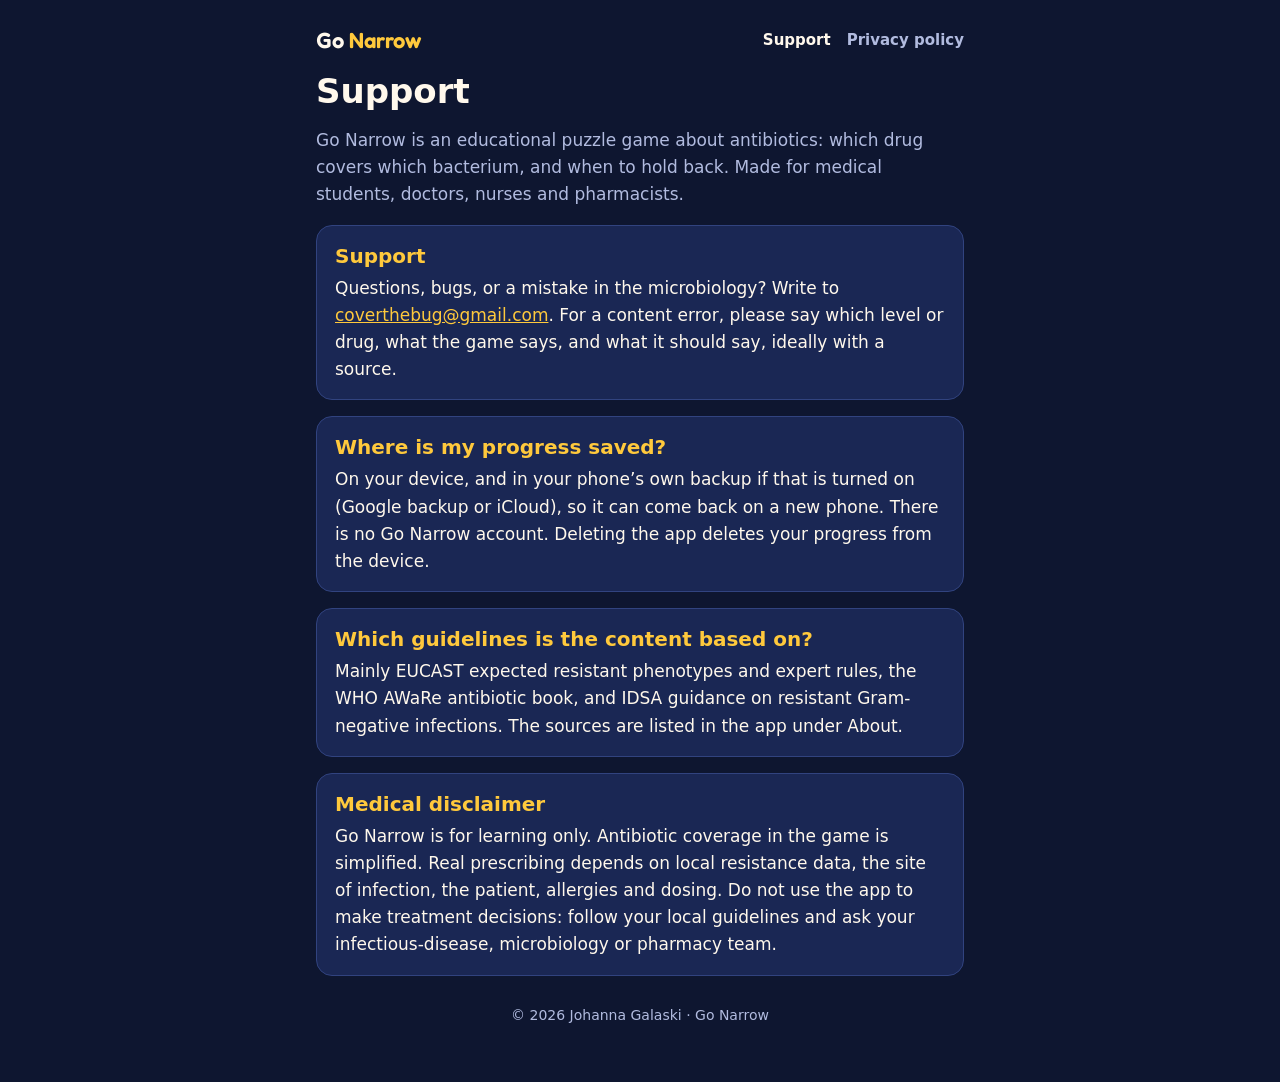
<file: index.html>
<!doctype html>
<html lang="en">
<head>
<meta charset="utf-8">
<meta name="viewport" content="width=device-width, initial-scale=1">
<title>Go Narrow</title>
<meta http-equiv="refresh" content="0; url=go-narrow/">
<link rel="canonical" href="https://abxatlas.github.io/go-narrow/">
<style>body{margin:0;background:#0e1630;color:#fff8ec;font:16px/1.5 system-ui,sans-serif;padding:24px}a{color:#ffc93c}</style>
</head>
<body>
<p><a href="go-narrow/">Go Narrow</a></p>
</body>
</html>
</file>
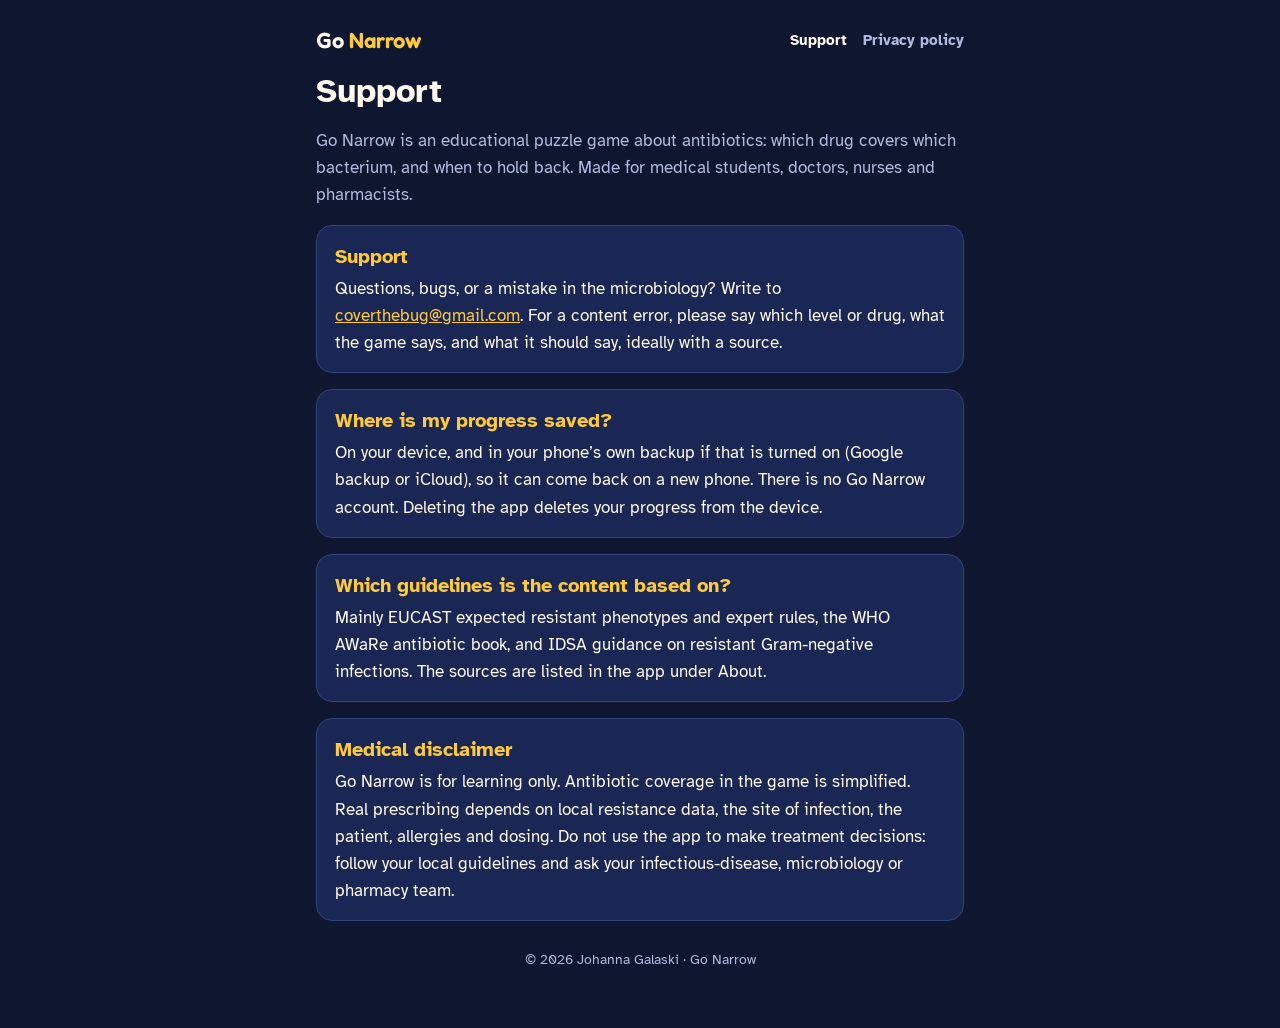
<file: go-narrow/index.html>
<!doctype html>
<html lang="en">
<head>
<meta charset="utf-8">
<meta name="theme-color" content="#0e1630">
<meta name="viewport" content="width=device-width,initial-scale=1">
<title>Go Narrow Support</title>
<meta name="description" content="Support, privacy policy and medical disclaimer for the Go Narrow antibiotics learning game.">
<link rel="stylesheet" href="style.css">
</head>
<body>
<main>

<header><a class="mark" href="index.html">Go <span>Narrow</span></a><nav><a href="index.html" aria-current="page">Support</a><a href="privacy.html">Privacy policy</a></nav></header>
<h1>Support</h1>
<p class="lede">Go Narrow is an educational puzzle game about antibiotics: which drug covers which bacterium, and when to hold back. Made for medical students, doctors, nurses and pharmacists.</p>

<section>
<h2>Support</h2>
<p>Questions, bugs, or a mistake in the microbiology? Write to <a href="mailto:coverthebug@gmail.com">coverthebug@gmail.com</a>. For a content error, please say which level or drug, what the game says, and what it should say, ideally with a source.</p>
</section>
<section>
<h2>Where is my progress saved?</h2>
<p>On your device, and in your phone’s own backup if that is turned on (Google backup or iCloud), so it can come back on a new phone. There is no Go Narrow account. Deleting the app deletes your progress from the device.</p>
</section>
<section>
<h2>Which guidelines is the content based on?</h2>
<p>Mainly EUCAST expected resistant phenotypes and expert rules, the WHO AWaRe antibiotic book, and IDSA guidance on resistant Gram-negative infections. The sources are listed in the app under About.</p>
</section>
<section>
<h2 id="disclaimer">Medical disclaimer</h2>
<p>Go Narrow is for learning only. Antibiotic coverage in the game is simplified. Real prescribing depends on local resistance data, the site of infection, the patient, allergies and dosing. Do not use the app to make treatment decisions: follow your local guidelines and ask your infectious-disease, microbiology or pharmacy team.</p>
</section>
<footer>© 2026 Johanna Galaski · Go Narrow</footer>
</main>
</body>
</html>
</file>
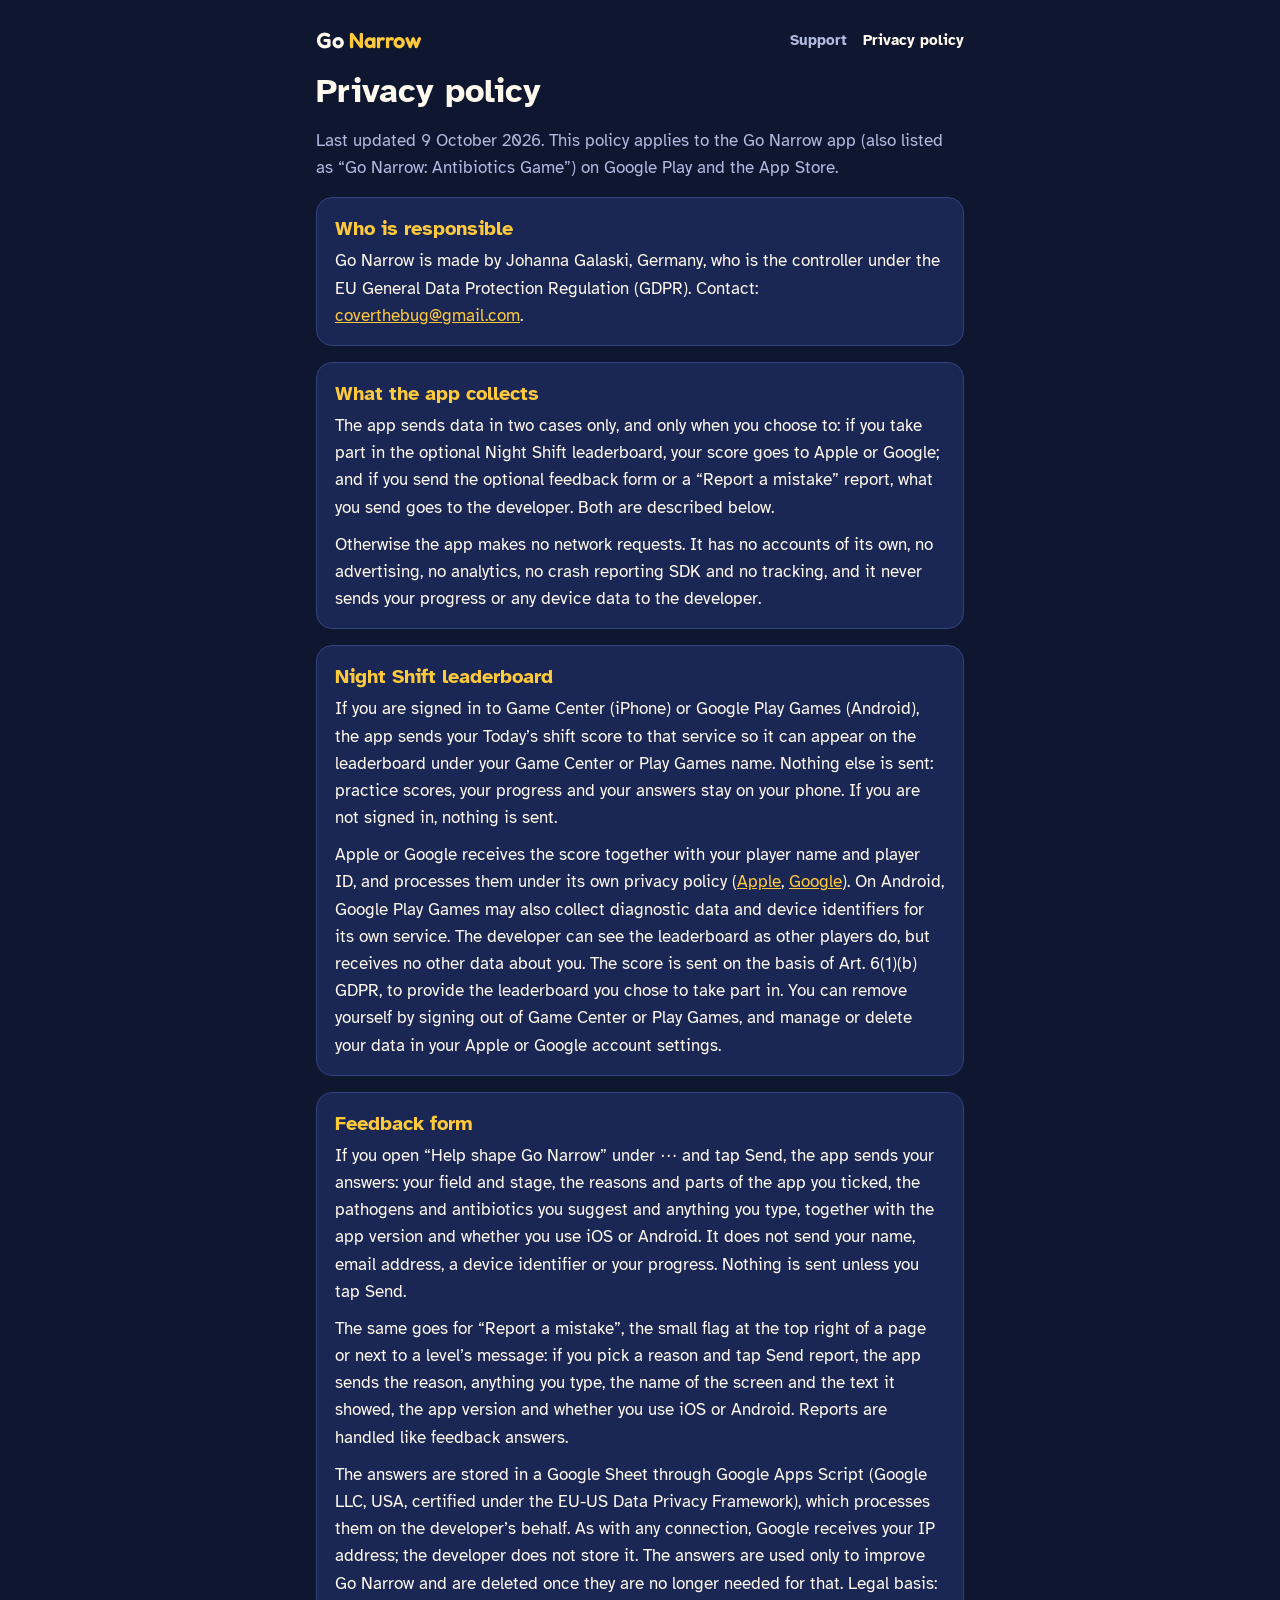
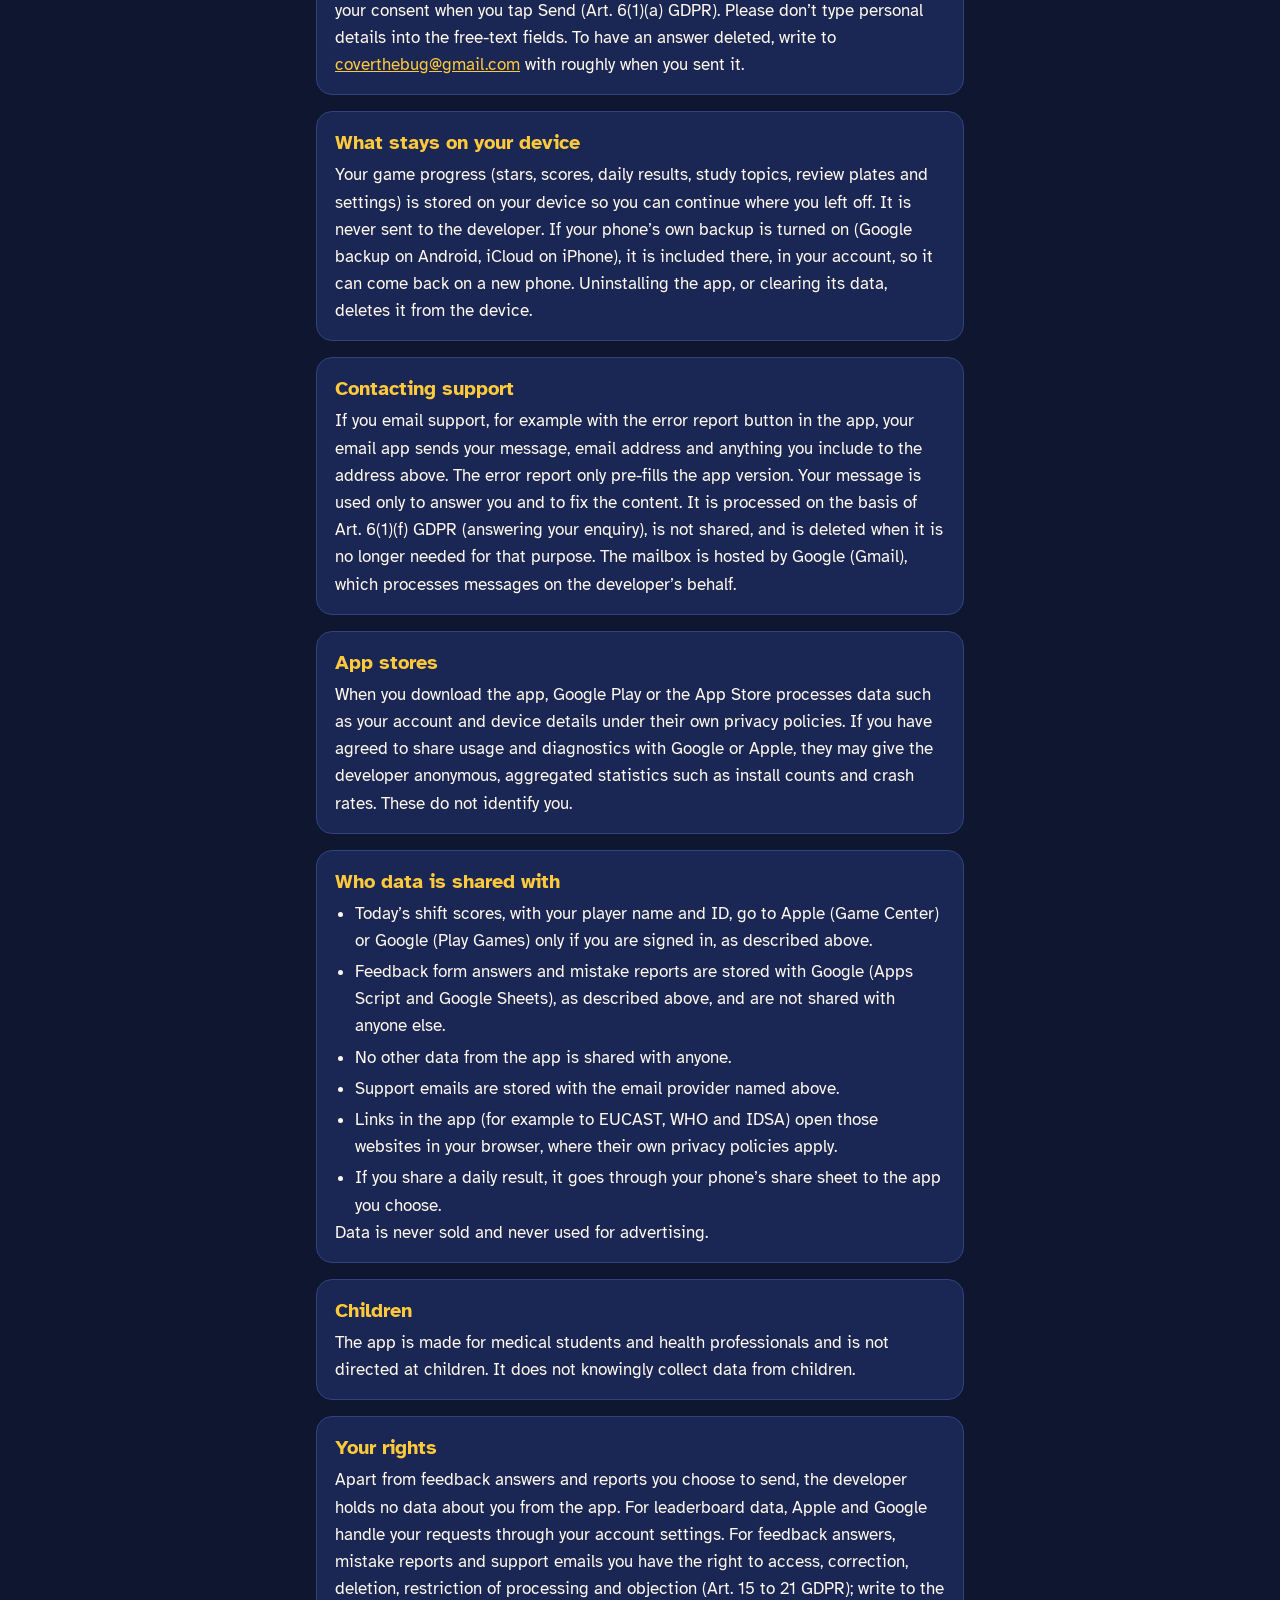
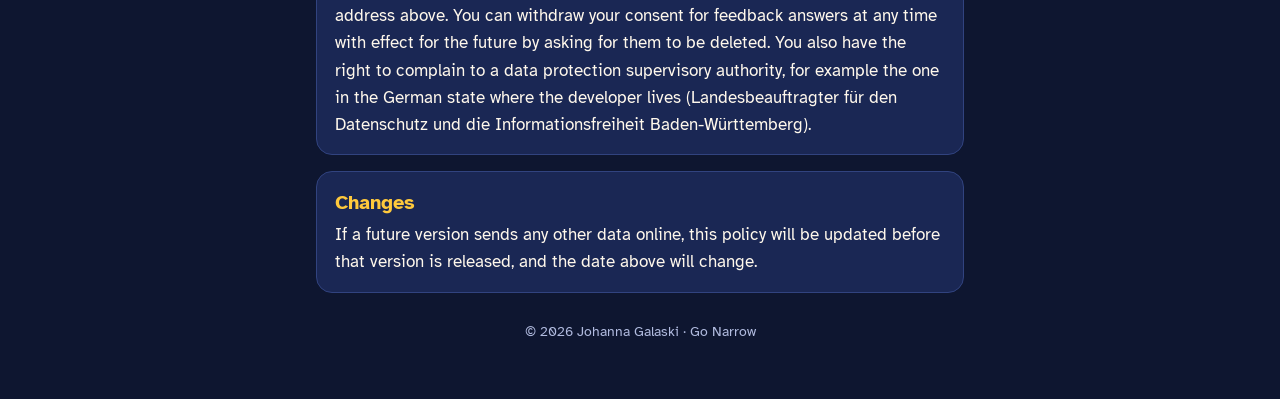
<file: go-narrow/privacy.html>
<!doctype html>
<html lang="en">
<head>
<meta charset="utf-8">
<meta name="theme-color" content="#0e1630">
<meta name="viewport" content="width=device-width,initial-scale=1">
<title>Go Narrow Privacy Policy</title>
<meta name="description" content="Privacy policy for the Go Narrow antibiotics learning game for Android and iOS.">
<link rel="stylesheet" href="style.css">
</head>
<body>
<main>
<header><a class="mark" href="index.html">Go <span>Narrow</span></a><nav><a href="index.html">Support</a><a href="privacy.html" aria-current="page">Privacy policy</a></nav></header>
<h1>Privacy policy</h1>
<p class="lede">Last updated 9 October 2026. This policy applies to the Go Narrow app (also listed as “Go Narrow: Antibiotics Game”) on Google Play and the App Store.</p>

<section>
<h2>Who is responsible</h2>
<p>Go Narrow is made by Johanna Galaski, Germany, who is the controller under the EU General Data Protection Regulation (GDPR). Contact: <a href="mailto:coverthebug@gmail.com">coverthebug@gmail.com</a>.</p>
</section>
<section>
<h2>What the app collects</h2>
<p>The app sends data in two cases only, and only when you choose to: if you take part in the optional Night Shift leaderboard, your score goes to Apple or Google; and if you send the optional feedback form or a “Report a mistake” report, what you send goes to the developer. Both are described below.</p>
<p>Otherwise the app makes no network requests. It has no accounts of its own, no advertising, no analytics, no crash reporting SDK and no tracking, and it never sends your progress or any device data to the developer.</p>
</section>
<section>
<h2>Night Shift leaderboard</h2>
<p>If you are signed in to Game Center (iPhone) or Google Play Games (Android), the app sends your Today’s shift score to that service so it can appear on the leaderboard under your Game Center or Play Games name. Nothing else is sent: practice scores, your progress and your answers stay on your phone. If you are not signed in, nothing is sent.</p>
<p>Apple or Google receives the score together with your player name and player ID, and processes them under its own privacy policy (<a href="https://www.apple.com/legal/privacy/">Apple</a>, <a href="https://policies.google.com/privacy">Google</a>). On Android, Google Play Games may also collect diagnostic data and device identifiers for its own service. The developer can see the leaderboard as other players do, but receives no other data about you. The score is sent on the basis of Art. 6(1)(b) GDPR, to provide the leaderboard you chose to take part in. You can remove yourself by signing out of Game Center or Play Games, and manage or delete your data in your Apple or Google account settings.</p>
</section>
<section>
<h2>Feedback form</h2>
<p>If you open “Help shape Go Narrow” under ⋯ and tap Send, the app sends your answers: your field and stage, the reasons and parts of the app you ticked, the pathogens and antibiotics you suggest and anything you type, together with the app version and whether you use iOS or Android. It does not send your name, email address, a device identifier or your progress. Nothing is sent unless you tap Send.</p>
<p>The same goes for “Report a mistake”, the small flag at the top right of a page or next to a level’s message: if you pick a reason and tap Send report, the app sends the reason, anything you type, the name of the screen and the text it showed, the app version and whether you use iOS or Android. Reports are handled like feedback answers.</p>
<p>The answers are stored in a Google Sheet through Google Apps Script (Google LLC, USA, certified under the EU-US Data Privacy Framework), which processes them on the developer’s behalf. As with any connection, Google receives your IP address; the developer does not store it. The answers are used only to improve Go Narrow and are deleted once they are no longer needed for that. Legal basis: your consent when you tap Send (Art. 6(1)(a) GDPR). Please don’t type personal details into the free-text fields. To have an answer deleted, write to <a href="mailto:coverthebug@gmail.com">coverthebug@gmail.com</a> with roughly when you sent it.</p>
</section>
<section>
<h2>What stays on your device</h2>
<p>Your game progress (stars, scores, daily results, study topics, review plates and settings) is stored on your device so you can continue where you left off. It is never sent to the developer. If your phone’s own backup is turned on (Google backup on Android, iCloud on iPhone), it is included there, in your account, so it can come back on a new phone. Uninstalling the app, or clearing its data, deletes it from the device.</p>
</section>
<section>
<h2>Contacting support</h2>
<p>If you email support, for example with the error report button in the app, your email app sends your message, email address and anything you include to the address above. The error report only pre-fills the app version. Your message is used only to answer you and to fix the content. It is processed on the basis of Art. 6(1)(f) GDPR (answering your enquiry), is not shared, and is deleted when it is no longer needed for that purpose. The mailbox is hosted by Google (Gmail), which processes messages on the developer’s behalf.</p>
</section>
<section>
<h2>App stores</h2>
<p>When you download the app, Google Play or the App Store processes data such as your account and device details under their own privacy policies. If you have agreed to share usage and diagnostics with Google or Apple, they may give the developer anonymous, aggregated statistics such as install counts and crash rates. These do not identify you.</p>
</section>
<section>
<h2>Who data is shared with</h2>
<ul>
<li>Today’s shift scores, with your player name and ID, go to Apple (Game Center) or Google (Play Games) only if you are signed in, as described above. </li>
<li>Feedback form answers and mistake reports are stored with Google (Apps Script and Google Sheets), as described above, and are not shared with anyone else.</li>
<li>No other data from the app is shared with anyone.</li>
<li>Support emails are stored with the email provider named above.</li>
<li>Links in the app (for example to EUCAST, WHO and IDSA) open those websites in your browser, where their own privacy policies apply.</li>
<li>If you share a daily result, it goes through your phone’s share sheet to the app you choose.</li>
</ul>
<p>Data is never sold and never used for advertising.</p>
</section>
<section>
<h2>Children</h2>
<p>The app is made for medical students and health professionals and is not directed at children. It does not knowingly collect data from children.</p>
</section>
<section>
<h2>Your rights</h2>
<p>Apart from feedback answers and reports you choose to send, the developer holds no data about you from the app. For leaderboard data, Apple and Google handle your requests through your account settings. For feedback answers, mistake reports and support emails you have the right to access, correction, deletion, restriction of processing and objection (Art. 15 to 21 GDPR); write to the address above. You can withdraw your consent for feedback answers at any time with effect for the future by asking for them to be deleted. You also have the right to complain to a data protection supervisory authority, for example the one in the German state where the developer lives (Landesbeauftragter für den Datenschutz und die Informationsfreiheit Baden-Württemberg).</p>
</section>
<section>
<h2>Changes</h2>
<p>If a future version sends any other data online, this policy will be updated before that version is released, and the date above will change.</p>
</section>
<footer>© 2026 Johanna Galaski · Go Narrow</footer>
</main>
</body>
</html>
</file>
<file: go-narrow/style.css>
/* Atkinson Hyperlegible and Fredoka (SIL Open Font License), the same files the app embeds. */
@font-face{font-family:'Atkinson Hyperlegible';font-weight:400;font-display:swap;src:url(fonts/atkinson-400.woff2) format('woff2')}
@font-face{font-family:'Atkinson Hyperlegible';font-weight:700;font-display:swap;src:url(fonts/atkinson-700.woff2) format('woff2')}
@font-face{font-family:'Fredoka';font-weight:600;font-display:swap;src:url(fonts/fredoka-600.woff2) format('woff2')}

/* The app's colours, flat like the lessons: no gradients, no glow. */
:root{
  color-scheme:dark;
  --bg:#0e1630; --panel:#1a2754; --line:#31437f;
  --ink:#fff8ec; --dim:#b1bbdf; --gold:#ffc93c;
  --body:'Atkinson Hyperlegible',system-ui,-apple-system,'Segoe UI',Roboto,sans-serif;
  --round:'Fredoka',ui-rounded,system-ui,sans-serif;
}
*{box-sizing:border-box}
body{margin:0;background:var(--bg);color:var(--ink);font:17px/1.6 var(--body);-webkit-font-smoothing:antialiased}
main{max-width:680px;margin:0 auto;padding:28px 16px 56px;display:flex;flex-direction:column;gap:16px}
header{display:flex;align-items:center;justify-content:space-between;gap:12px;flex-wrap:wrap;padding-bottom:4px}
.mark{font:600 22px/1 var(--round);color:var(--ink);text-decoration:none}
.mark span{color:var(--gold)}
nav{display:flex;gap:16px;flex-wrap:wrap}
nav a{font-weight:700;font-size:15px;color:var(--dim);text-decoration:none}
nav a:hover,nav a[aria-current]{color:var(--ink)}

h1{margin:0;font:700 34px/1.15 var(--body);text-wrap:balance}
.lede{margin:0;color:var(--dim)}
section{background:var(--panel);border:1px solid var(--line);border-radius:16px;padding:18px 18px 16px}
h2{margin:0 0 6px;font:700 20px/1.25 var(--body);color:var(--gold)}
p{margin:0}
p+p{margin-top:10px}
ul{margin:0;padding-left:20px}
li+li{margin-top:4px}
a{color:var(--gold)}
a:focus-visible{outline:3px solid var(--gold);outline-offset:2px;border-radius:4px}
footer{margin-top:12px;font-size:14px;color:var(--dim);text-align:center}
</file>
